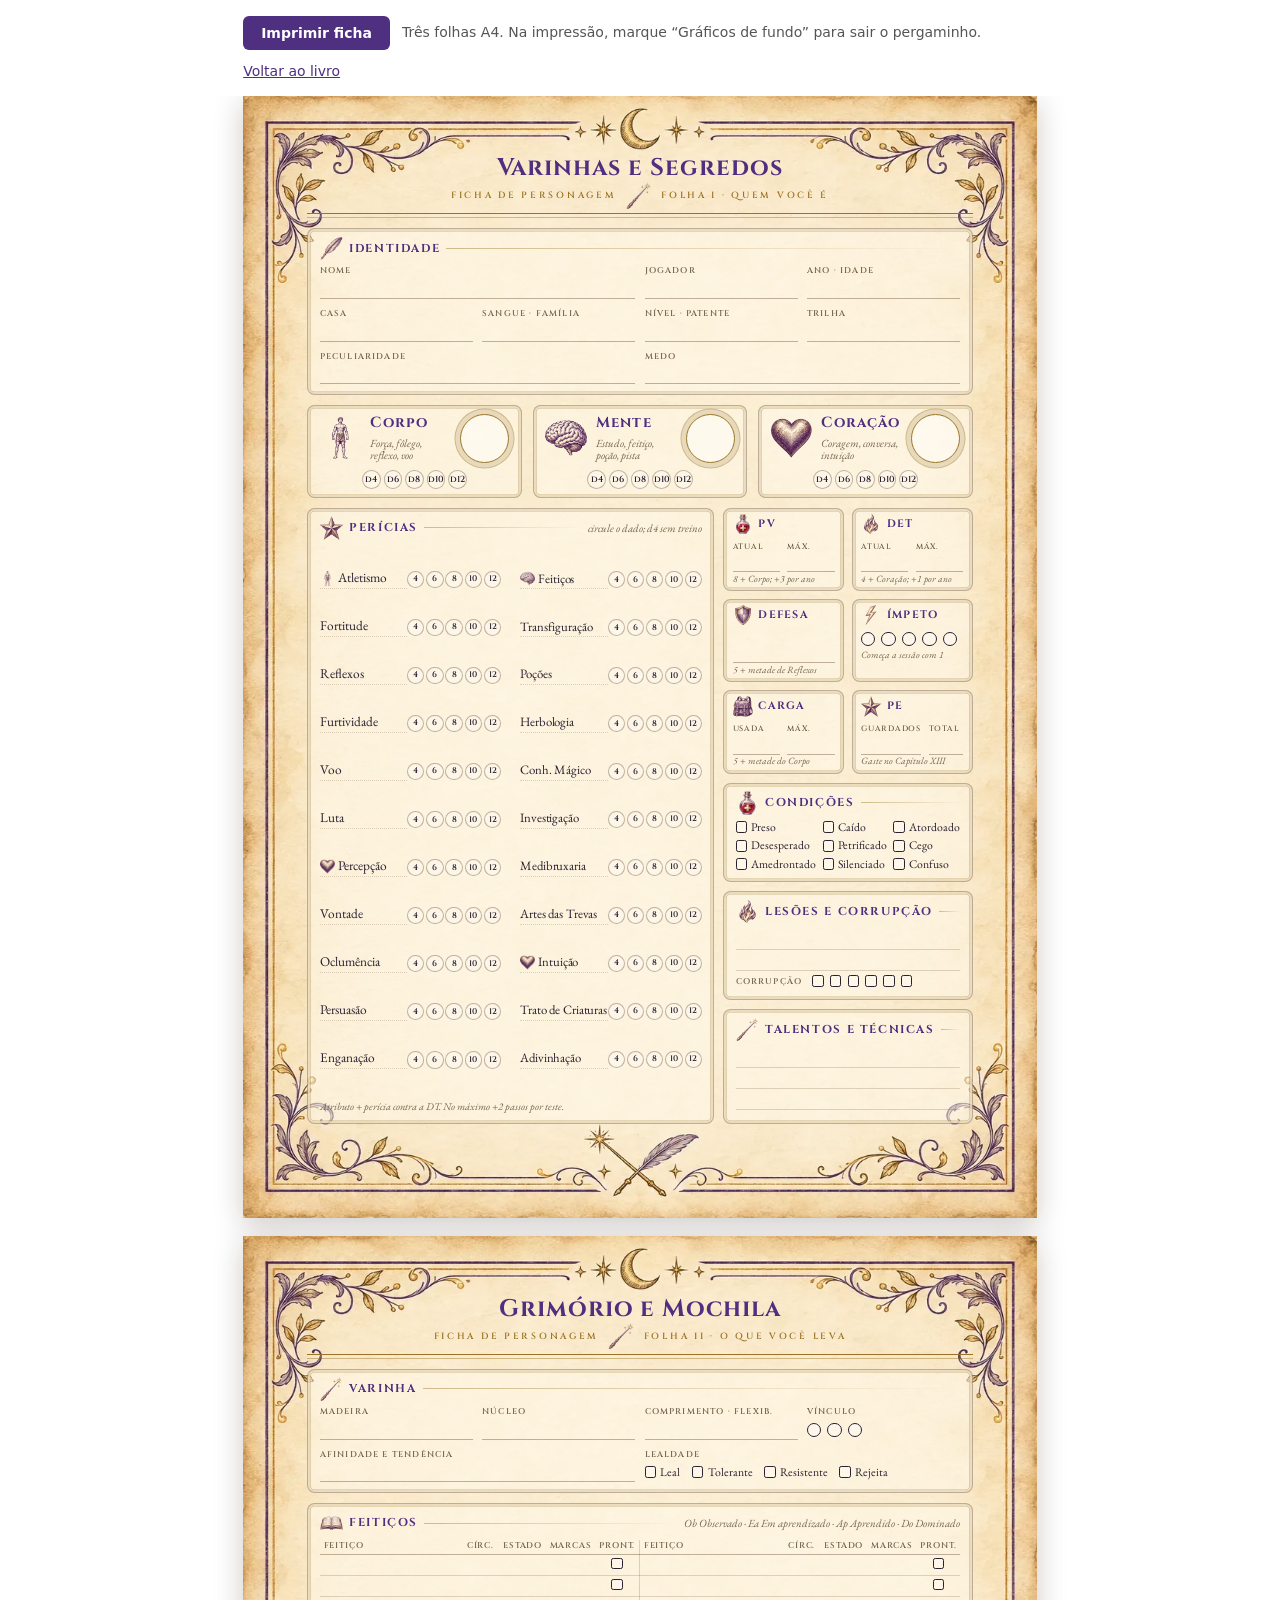
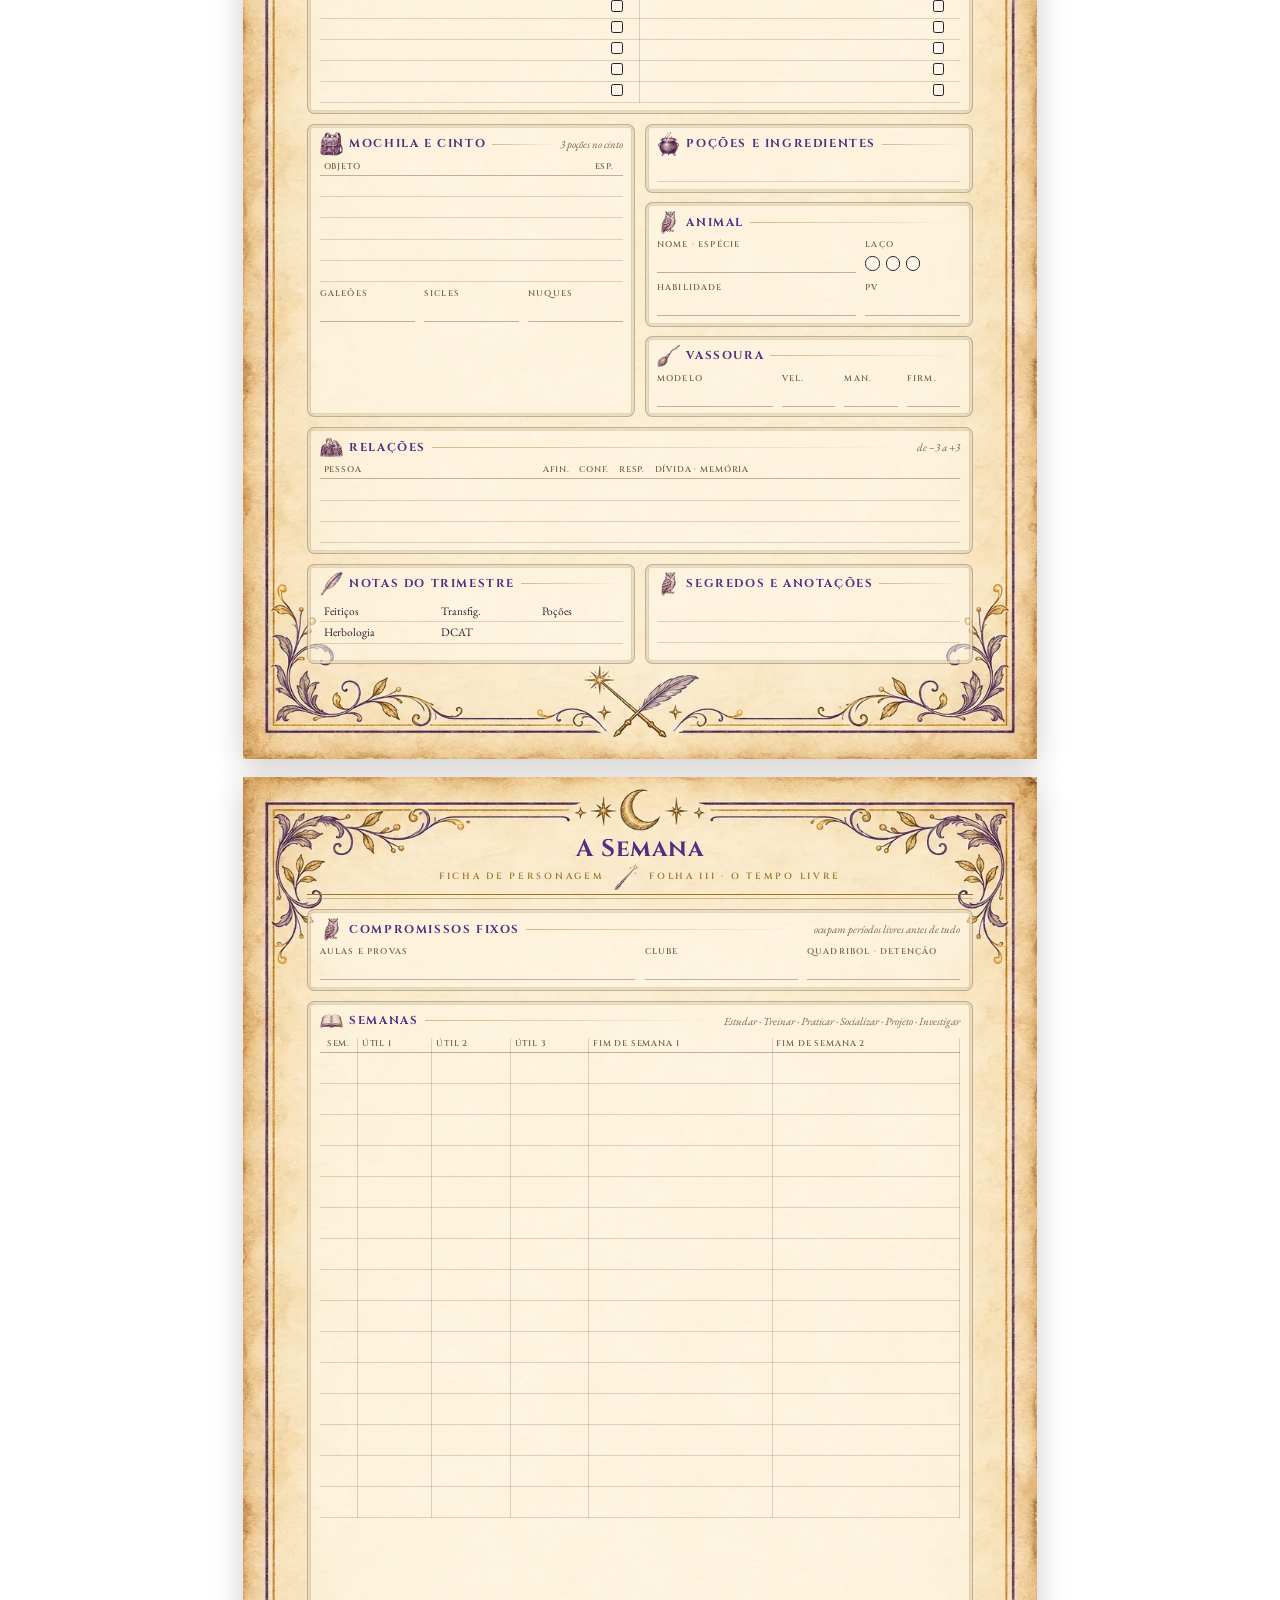
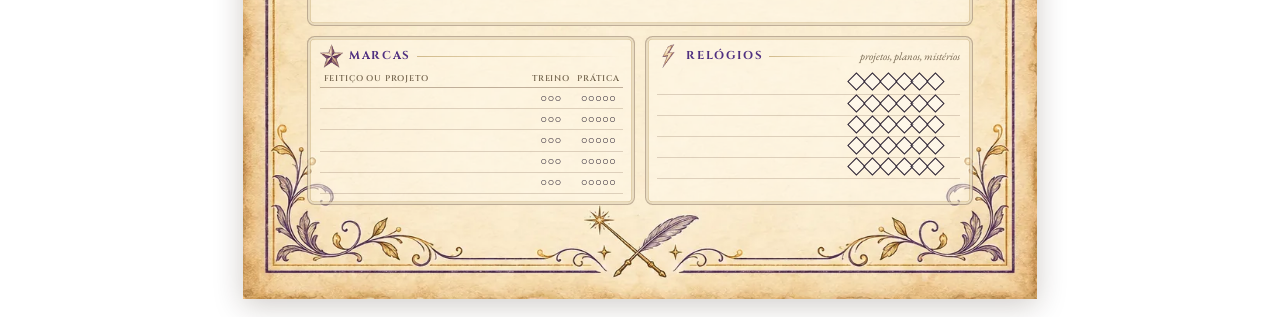
<file: ficha.html>
<!doctype html>
<html lang="pt-BR">
<head>
<meta charset="utf-8">
<meta name="viewport" content="width=device-width,initial-scale=1">
<title>Ficha de Personagem — Varinhas e Segredos</title>
<style>
@font-face { font-family: "Cinzel"; src: url("assets/fontes/cinzel.woff2") format("woff2"); font-weight: 400 900; font-display: swap; }
@font-face { font-family: "EB Garamond"; src: url("assets/fontes/garamond.woff2") format("woff2"); font-weight: 400 800; font-display: swap; }
@font-face { font-family: "EB Garamond"; src: url("assets/fontes/garamond-italico.woff2") format("woff2"); font-weight: 400 800; font-style: italic; font-display: swap; }
:root {
  --tinta: #2a2030; --suave: #75664f; --roxo: #4f2f80; --ouro: #9a7426; --ouro-claro: rgba(154,116,38,.45);
  --linha: rgba(90,62,40,.38); --fio: rgba(90,62,40,.2); --veu: rgba(255,250,236,.5);
  --tit: "Cinzel", "Palatino Linotype", Georgia, serif; --txt: "EB Garamond", "Palatino Linotype", Georgia, serif;
}
* { box-sizing: border-box; margin: 0; padding: 0; }
html, body { background: #fff; color: var(--tinta); }
body { font: 10.5pt/1.25 var(--txt); padding: 16px 8px; }
.barra { max-width: 210mm; margin: 0 auto 14px; display: flex; gap: 12px; align-items: center; flex-wrap: wrap; font: 14px/1.4 system-ui, sans-serif; color: #555; }
.barra button { font: 600 14px system-ui, sans-serif; padding: 9px 18px; border: 0; background: var(--roxo); color: #fff; border-radius: 6px; cursor: pointer; }
.barra a { color: var(--roxo); }
.palco { overflow-x: auto; }
.folha { width: 210mm; height: 297mm; margin: 0 auto 18px; padding: 16mm 17mm 25mm; position: relative;
  background: #f4e9cf url("assets/ficha/pergaminho.webp") center / 100% 100% no-repeat;
  box-shadow: 0 6px 28px rgba(40,25,10,.22); display: flex; flex-direction: column; gap: 2.6mm; overflow: hidden; }
@page { size: A4 portrait; margin: 0; }
@media print {
  html, body { background: none; } body { padding: 0; } .barra { display: none; }
  .folha { box-shadow: none; margin: 0; break-after: page; page-break-after: always; }
  * { -webkit-print-color-adjust: exact; print-color-adjust: exact; }
}
img.i { width: 6.2mm; height: 6.2mm; object-fit: contain; flex: none; }
img.mini { width: 4mm; height: 4mm; object-fit: contain; margin-right: .8mm; vertical-align: -1mm; }
img.grande { width: 11mm; height: 11mm; object-fit: contain; }

header.topo { display: flex; flex-direction: column; align-items: center; text-align: center; gap: .6mm; }
header.topo h1 { font: 700 18pt/1 var(--tit); letter-spacing: .04em; color: var(--roxo); }
header.topo p { display: flex; align-items: center; gap: 2.4mm; font: 600 6.8pt/1 var(--tit); letter-spacing: .3em; text-transform: uppercase; color: var(--ouro); }
header.topo p img { width: 7mm; height: 7mm; object-fit: contain; }
.topo-t h1 { font: 700 17pt/1 var(--tit); letter-spacing: .03em; color: var(--roxo); white-space: nowrap; }
.topo-t p { font: 600 7pt/1.6 var(--tit); letter-spacing: .32em; color: var(--ouro); text-transform: uppercase; margin-top: 1.2mm; }
.topo .fio { display: flex; align-items: center; gap: 2mm; align-self: center; }
.topo .fio span { width: 9mm; height: 1px; background: var(--ouro); }
.topo .fio img { width: 9mm; height: 9mm; object-fit: contain; }
.topo .pag { text-align: right; font: 600 7.4pt var(--tit); letter-spacing: .2em; color: var(--suave); text-transform: uppercase; padding-bottom: 1mm; }
header.topo::after { content: ""; width: 100%; height: 3px; border-top: 1px solid var(--ouro); border-bottom: 1px solid var(--ouro-claro); margin-top: .6mm; }

.caixa { border: 1px solid var(--linha); border-radius: 2mm; padding: 2mm 3mm 2.6mm; background: var(--veu);
  box-shadow: inset 0 0 0 2px rgba(255,250,236,.55), inset 0 0 0 2.6px var(--ouro-claro); }
.caixa > h2 { display: flex; align-items: center; gap: 1.6mm; margin-bottom: 1.4mm; font: 700 8.6pt/1 var(--tit); letter-spacing: .14em; text-transform: uppercase; color: var(--roxo); }
.caixa > h2 span { white-space: nowrap; }
.caixa > h2::after { content: ""; flex: 1; height: 1px; background: linear-gradient(90deg, var(--ouro-claro), transparent); order: 2; }
.caixa > h2 small { order: 3; font: italic 400 8.2pt var(--txt); letter-spacing: 0; text-transform: none; color: var(--suave); white-space: nowrap; }
.grade { display: grid; gap: 2.4mm; }
.g2 { grid-template-columns: 1fr 1fr; } .g3 { grid-template-columns: repeat(3, 1fr); } .g4 { grid-template-columns: repeat(4, 1fr); } .g5 { grid-template-columns: repeat(5, 1fr); }
.g-lado { grid-template-columns: 1.8fr 1fr; }
.cresce { flex: 1; min-height: 0; display: flex; flex-direction: column; }
.grade.cresce { display: grid; }
.coluna { display: flex; flex-direction: column; gap: 2.4mm; min-height: 0; }
.campo { display: flex; flex-direction: column; gap: .4mm; min-width: 0; }
.campo label { font: 600 6.3pt var(--tit); letter-spacing: .14em; text-transform: uppercase; color: var(--suave); }
.campo .ln { border-bottom: 1px solid var(--linha); height: 5.6mm; }
.ck { width: 3.1mm; height: 3.1mm; border: 1px solid var(--tinta); border-radius: .6mm; display: inline-block; flex: none; background: rgba(255,255,255,.35); }
.bola { width: 3.8mm; height: 3.8mm; border: 1px solid var(--tinta); border-radius: 50%; display: inline-block; background: rgba(255,255,255,.35); box-shadow: inset 0 0 0 1px rgba(255,255,255,.6); }
.bolas { display: flex; gap: 1.6mm; align-items: center; padding: 1.2mm 0 .6mm; }
.bolas.corr small { font: 600 6.3pt var(--tit); letter-spacing: .14em; text-transform: uppercase; color: var(--suave); margin-right: 1mm; }
.dados { display: inline-flex; gap: .7mm; }
.dados b { font: 600 6.6pt/1 var(--tit); border: 1px solid var(--linha); border-radius: 50%; width: 5mm; height: 5mm; display: grid; place-items: center; color: var(--tinta); background: rgba(255,255,255,.3); }

.atrs { gap: 3mm; }
.atr { display: grid; grid-template-columns: auto 1fr auto; grid-template-rows: auto auto; align-items: center; column-gap: 2.4mm; row-gap: .6mm;
  border: 1px solid var(--linha); border-radius: 2mm; padding: 2mm 3mm; background: var(--veu); box-shadow: inset 0 0 0 2px rgba(255,250,236,.55), inset 0 0 0 2.6px var(--ouro-claro); }
.atr img { grid-row: 1 / 3; }
.atr h3 { font: 700 11pt/1 var(--tit); letter-spacing: .08em; color: var(--roxo); }
.atr p { grid-column: 2; font: italic 8.2pt/1.1 var(--txt); color: var(--suave); }
.atr .val { grid-column: 3; grid-row: 1 / 3; width: 13mm; height: 13mm; border-radius: 50%; border: 1.4px solid var(--ouro); background: rgba(255,255,255,.45);
  box-shadow: 0 0 0 1.2mm rgba(255,250,236,.5), 0 0 0 calc(1.2mm + 1px) var(--ouro-claro); }
.atr .dados { grid-column: 1 / -1; grid-row: 3; justify-content: center; margin-top: 1.4mm; }

.pers { gap: 0 5mm; flex: 1; }
.per { align-content: space-evenly; }
.per .dados { gap: .5mm; } .per .dados b { width: 4.6mm; height: 4.6mm; font-size: 6.2pt; }
.per:last-child i { font-size: 9.6pt; letter-spacing: -.01em; }
.per { display: grid; grid-template-columns: 1fr auto; row-gap: 1mm; align-items: center; font-size: 10pt; }
.per i { font-style: normal; white-space: nowrap; overflow: hidden; border-bottom: 1px dotted var(--fio); padding-bottom: .4mm; }
.leg { font: italic 7.8pt var(--txt); color: var(--suave); margin-top: 1.4mm; }

.recursos { display: grid; grid-template-columns: 1fr 1fr; gap: 2mm; }
.rec { border: 1px solid var(--linha); border-radius: 2mm; padding: 1.4mm 2.2mm 1.6mm; background: var(--veu); display: flex; flex-direction: column; gap: .4mm;
  box-shadow: inset 0 0 0 2px rgba(255,250,236,.55), inset 0 0 0 2.6px var(--ouro-claro); }
.rec h4 { font: 700 8pt/1 var(--tit); letter-spacing: .12em; text-transform: uppercase; color: var(--roxo); display: flex; align-items: center; gap: 1.4mm; }
.rec h4 img { width: 5.4mm; height: 5.4mm; }
.rec .par { display: flex; gap: 2mm; }
.rec .par div { flex: 1; } .rec .par small { font: 600 5.8pt var(--tit); letter-spacing: .1em; color: var(--suave); text-transform: uppercase; }
.rec .par .ln { border-bottom: 1px solid var(--linha); height: 5mm; }
.rec p { font: italic 7.2pt/1.1 var(--txt); color: var(--suave); }
.cond { display: grid; grid-template-columns: repeat(3, 1fr); gap: 1mm 1.6mm; font-size: 8.8pt; }
.cond.l4 { grid-template-columns: repeat(4, auto); justify-content: start; gap: 1mm 3mm; padding-top: 1mm; }
.cond span { display: flex; align-items: center; gap: 1.1mm; white-space: nowrap; }
.linhas { display: flex; flex-direction: column; }
.linhas div { border-bottom: 1px solid var(--fio); height: 5.6mm; flex: none; }
.caixa.cresce .linhas { flex: 1; background: repeating-linear-gradient(transparent 0 calc(5.6mm - 1px), var(--fio) calc(5.6mm - 1px) 5.6mm); }
.caixa.cresce .linhas div { display: none; }
.tab { width: 100%; border-collapse: collapse; font-size: 8.8pt; }
.tab th { font: 600 6.3pt var(--tit); letter-spacing: .1em; text-transform: uppercase; color: var(--suave); text-align: left; padding: 0 1mm .8mm; border-bottom: 1px solid var(--linha); }
.tab td { border-bottom: 1px solid var(--fio); height: 5.6mm; padding: 0 1mm; }
.tab .c { text-align: center; width: 10mm; }
.feit td:nth-child(5), .feit th:nth-child(5) { border-right: 1px solid var(--fio); }
.notas td { font-size: 8.6pt; }
.semanas td { height: 8.2mm; border-right: 1px solid var(--fio); } .semanas td.sem { width: 10mm; } .semanas th { border-right: 1px solid var(--fio); }
.relogio { display: inline-flex; gap: .8mm; } .relogio i { width: 3.4mm; height: 3.4mm; border: 1px solid var(--tinta); transform: rotate(45deg); display: inline-block; background: rgba(255,255,255,.35); } .notas .c { width: 7mm; }
.moedas { margin-top: 1.6mm; }
footer { display: none; justify-content: center; gap: 4mm; font: 600 6.4pt var(--tit); letter-spacing: .22em; text-transform: uppercase; color: var(--suave); }
footer span:nth-child(2) { color: var(--ouro); }
@media screen and (max-width: 225mm) { .palco { padding-bottom: 8px; } .folha { margin-left: 0; } }
</style>
</head>
<body>
<div class="barra">
  <button onclick="window.print()">Imprimir ficha</button>
  <span>Três folhas A4. Na impressão, marque “Gráficos de fundo” para sair o pergaminho.</span>
  <a href="index.html#cap3">Voltar ao livro</a>
</div>
<div class="palco">
<section class="folha">
  <header class="topo">
    <h1>Varinhas e Segredos</h1>
    <p><span>Ficha de Personagem</span><img src="assets/ficha/varinha.webp" alt=""><span>Folha I · Quem você é</span></p>
  </header>
  <div class="caixa "><h2><img class="i" src="assets/ficha/pena.webp" alt=""><span>Identidade</span></h2><div class="grade g4"><div class="campo" style="grid-column: span 2"><label>Nome</label><div class="ln"></div></div><div class="campo"><label>Jogador</label><div class="ln"></div></div><div class="campo"><label>Ano · Idade</label><div class="ln"></div></div><div class="campo"><label>Casa</label><div class="ln"></div></div><div class="campo"><label>Sangue · Família</label><div class="ln"></div></div><div class="campo"><label>Nível · Patente</label><div class="ln"></div></div><div class="campo"><label>Trilha</label><div class="ln"></div></div><div class="campo" style="grid-column: span 2"><label>Peculiaridade</label><div class="ln"></div></div><div class="campo" style="grid-column: span 2"><label>Medo</label><div class="ln"></div></div></div></div>
  <div class="grade g3 atrs"><div class="atr"><img class="grande" src="assets/ficha/corpo.webp" alt=""><h3>Corpo</h3><div class="val"></div><span class="dados"><b>d4</b><b>d6</b><b>d8</b><b>d10</b><b>d12</b></span><p>Força, fôlego, reflexo, voo</p></div><div class="atr"><img class="grande" src="assets/ficha/mente.webp" alt=""><h3>Mente</h3><div class="val"></div><span class="dados"><b>d4</b><b>d6</b><b>d8</b><b>d10</b><b>d12</b></span><p>Estudo, feitiço, poção, pista</p></div><div class="atr"><img class="grande" src="assets/ficha/coracao.webp" alt=""><h3>Coração</h3><div class="val"></div><span class="dados"><b>d4</b><b>d6</b><b>d8</b><b>d10</b><b>d12</b></span><p>Coragem, conversa, intuição</p></div></div>
  <div class="grade g-lado cresce">
    <div class="caixa cresce"><h2><img class="i" src="assets/ficha/estrela.webp" alt=""><span>Perícias</span><small>circule o dado; d4 sem treino</small></h2><div class="grade g2 pers"><div class="per"><i><img class="mini" src="assets/ficha/corpo.webp" alt="">Atletismo</i><span class="dados"><b>4</b><b>6</b><b>8</b><b>10</b><b>12</b></span><i>Fortitude</i><span class="dados"><b>4</b><b>6</b><b>8</b><b>10</b><b>12</b></span><i>Reflexos</i><span class="dados"><b>4</b><b>6</b><b>8</b><b>10</b><b>12</b></span><i>Furtividade</i><span class="dados"><b>4</b><b>6</b><b>8</b><b>10</b><b>12</b></span><i>Voo</i><span class="dados"><b>4</b><b>6</b><b>8</b><b>10</b><b>12</b></span><i>Luta</i><span class="dados"><b>4</b><b>6</b><b>8</b><b>10</b><b>12</b></span><i><img class="mini" src="assets/ficha/coracao.webp" alt="">Percepção</i><span class="dados"><b>4</b><b>6</b><b>8</b><b>10</b><b>12</b></span><i>Vontade</i><span class="dados"><b>4</b><b>6</b><b>8</b><b>10</b><b>12</b></span><i>Oclumência</i><span class="dados"><b>4</b><b>6</b><b>8</b><b>10</b><b>12</b></span><i>Persuasão</i><span class="dados"><b>4</b><b>6</b><b>8</b><b>10</b><b>12</b></span><i>Enganação</i><span class="dados"><b>4</b><b>6</b><b>8</b><b>10</b><b>12</b></span></div><div class="per"><i><img class="mini" src="assets/ficha/mente.webp" alt="">Feitiços</i><span class="dados"><b>4</b><b>6</b><b>8</b><b>10</b><b>12</b></span><i>Transfiguração</i><span class="dados"><b>4</b><b>6</b><b>8</b><b>10</b><b>12</b></span><i>Poções</i><span class="dados"><b>4</b><b>6</b><b>8</b><b>10</b><b>12</b></span><i>Herbologia</i><span class="dados"><b>4</b><b>6</b><b>8</b><b>10</b><b>12</b></span><i>Conh. Mágico</i><span class="dados"><b>4</b><b>6</b><b>8</b><b>10</b><b>12</b></span><i>Investigação</i><span class="dados"><b>4</b><b>6</b><b>8</b><b>10</b><b>12</b></span><i>Medibruxaria</i><span class="dados"><b>4</b><b>6</b><b>8</b><b>10</b><b>12</b></span><i>Artes das Trevas</i><span class="dados"><b>4</b><b>6</b><b>8</b><b>10</b><b>12</b></span><i><img class="mini" src="assets/ficha/coracao.webp" alt="">Intuição</i><span class="dados"><b>4</b><b>6</b><b>8</b><b>10</b><b>12</b></span><i>Trato de Criaturas</i><span class="dados"><b>4</b><b>6</b><b>8</b><b>10</b><b>12</b></span><i>Adivinhação</i><span class="dados"><b>4</b><b>6</b><b>8</b><b>10</b><b>12</b></span></div></div><p class="leg">Atributo + perícia contra a DT. No máximo +2 passos por teste.</p></div>
    <div class="coluna">
      <div class="recursos"><div class="rec"><h4><img class="i" src="assets/ficha/vida.webp" alt="">PV</h4><div class="par"><div><small>Atual</small><div class="ln"></div></div><div><small>Máx.</small><div class="ln"></div></div></div><p>8 + Corpo; +3 por ano</p></div><div class="rec"><h4><img class="i" src="assets/ficha/chama.webp" alt="">DET</h4><div class="par"><div><small>Atual</small><div class="ln"></div></div><div><small>Máx.</small><div class="ln"></div></div></div><p>4 + Coração; +1 por ano</p></div><div class="rec"><h4><img class="i" src="assets/ficha/escudo.webp" alt="">Defesa</h4><div class="par"><div><small>&nbsp;</small><div class="ln"></div></div></div><p>5 + metade de Reflexos</p></div><div class="rec"><h4><img class="i" src="assets/ficha/raio.webp" alt="">Ímpeto</h4><div class="bolas"><span class="bola"></span><span class="bola"></span><span class="bola"></span><span class="bola"></span><span class="bola"></span></div><p>Começa a sessão com 1</p></div><div class="rec"><h4><img class="i" src="assets/ficha/mochila.webp" alt="">Carga</h4><div class="par"><div><small>Usada</small><div class="ln"></div></div><div><small>Máx.</small><div class="ln"></div></div></div><p>5 + metade do Corpo</p></div><div class="rec"><h4><img class="i" src="assets/ficha/estrela.webp" alt="">PE</h4><div class="par"><div><small>Guardados</small><div class="ln"></div></div><div><small>Total</small><div class="ln"></div></div></div><p>Gaste no Capítulo XIII</p></div></div>
      <div class="caixa "><h2><img class="i" src="assets/ficha/vida.webp" alt=""><span>Condições</span></h2><div class="cond"><span><i class="ck"></i>Preso</span><span><i class="ck"></i>Caído</span><span><i class="ck"></i>Atordoado</span><span><i class="ck"></i>Desesperado</span><span><i class="ck"></i>Petrificado</span><span><i class="ck"></i>Cego</span><span><i class="ck"></i>Amedrontado</span><span><i class="ck"></i>Silenciado</span><span><i class="ck"></i>Confuso</span></div></div>
      <div class="caixa "><h2><img class="i" src="assets/ficha/chama.webp" alt=""><span>Lesões e Corrupção</span></h2><div class="linhas"><div></div><div></div></div><div class="bolas corr"><small>Corrupção</small><i class="ck"></i><i class="ck"></i><i class="ck"></i><i class="ck"></i><i class="ck"></i><i class="ck"></i></div></div>
      <div class="caixa cresce"><h2><img class="i" src="assets/ficha/varinha.webp" alt=""><span>Talentos e técnicas</span></h2><div class="linhas"><div></div><div></div><div></div></div></div>
    </div>
  </div>
  <footer><span>Varinhas e Segredos</span><span>✦</span><span>Criação: Capítulo III</span></footer>
</section>
<section class="folha">
  <header class="topo">
    <h1>Grimório e Mochila</h1>
    <p><span>Ficha de Personagem</span><img src="assets/ficha/varinha.webp" alt=""><span>Folha II · O que você leva</span></p>
  </header>
  <div class="caixa "><h2><img class="i" src="assets/ficha/varinha.webp" alt=""><span>Varinha</span></h2><div class="grade g4"><div class="campo"><label>Madeira</label><div class="ln"></div></div><div class="campo"><label>Núcleo</label><div class="ln"></div></div><div class="campo"><label>Comprimento · Flexib.</label><div class="ln"></div></div><div class="campo"><label>Vínculo</label><div class="bolas"><span class="bola"></span><span class="bola"></span><span class="bola"></span></div></div><div class="campo" style="grid-column: span 2"><label>Afinidade e tendência</label><div class="ln"></div></div><div class="campo" style="grid-column: span 2"><label>Lealdade</label><div class="cond l4"><span><i class="ck"></i>Leal</span><span><i class="ck"></i>Tolerante</span><span><i class="ck"></i>Resistente</span><span><i class="ck"></i>Rejeita</span></div></div></div></div>
  <div class="caixa "><h2><img class="i" src="assets/ficha/livro.webp" alt=""><span>Feitiços</span><small>Ob Observado · Ea Em aprendizado · Ap Aprendido · Do Dominado</small></h2><table class="tab feit"><thead><tr><th>Feitiço</th><th class="c">Círc.</th><th class="c">Estado</th><th class="c">Marcas</th><th class="c">Pront.</th><th>Feitiço</th><th class="c">Círc.</th><th class="c">Estado</th><th class="c">Marcas</th><th class="c">Pront.</th></tr></thead><tbody><tr><td></td><td class="c"></td><td class="c"></td><td class="c"></td><td class="c"><i class="ck"></i></td><td></td><td class="c"></td><td class="c"></td><td class="c"></td><td class="c"><i class="ck"></i></td></tr><tr><td></td><td class="c"></td><td class="c"></td><td class="c"></td><td class="c"><i class="ck"></i></td><td></td><td class="c"></td><td class="c"></td><td class="c"></td><td class="c"><i class="ck"></i></td></tr><tr><td></td><td class="c"></td><td class="c"></td><td class="c"></td><td class="c"><i class="ck"></i></td><td></td><td class="c"></td><td class="c"></td><td class="c"></td><td class="c"><i class="ck"></i></td></tr><tr><td></td><td class="c"></td><td class="c"></td><td class="c"></td><td class="c"><i class="ck"></i></td><td></td><td class="c"></td><td class="c"></td><td class="c"></td><td class="c"><i class="ck"></i></td></tr><tr><td></td><td class="c"></td><td class="c"></td><td class="c"></td><td class="c"><i class="ck"></i></td><td></td><td class="c"></td><td class="c"></td><td class="c"></td><td class="c"><i class="ck"></i></td></tr><tr><td></td><td class="c"></td><td class="c"></td><td class="c"></td><td class="c"><i class="ck"></i></td><td></td><td class="c"></td><td class="c"></td><td class="c"></td><td class="c"><i class="ck"></i></td></tr><tr><td></td><td class="c"></td><td class="c"></td><td class="c"></td><td class="c"><i class="ck"></i></td><td></td><td class="c"></td><td class="c"></td><td class="c"></td><td class="c"><i class="ck"></i></td></tr></tbody></table></div>
  <div class="grade g2">
    <div class="caixa "><h2><img class="i" src="assets/ficha/mochila.webp" alt=""><span>Mochila e cinto</span><small>3 poções no cinto</small></h2><table class="tab"><thead><tr><th>Objeto</th><th class="c">Esp.</th></tr></thead><tbody><tr><td></td><td class="c"></td></tr><tr><td></td><td class="c"></td></tr><tr><td></td><td class="c"></td></tr><tr><td></td><td class="c"></td></tr><tr><td></td><td class="c"></td></tr></tbody></table><div class="grade g3 moedas"><div class="campo"><label>Galeões</label><div class="ln"></div></div><div class="campo"><label>Sicles</label><div class="ln"></div></div><div class="campo"><label>Nuques</label><div class="ln"></div></div></div></div>
    <div class="coluna">
      <div class="caixa "><h2><img class="i" src="assets/ficha/caldeirao.webp" alt=""><span>Poções e ingredientes</span></h2><div class="linhas"><div></div></div></div>
      <div class="caixa "><h2><img class="i" src="assets/ficha/coruja.webp" alt=""><span>Animal</span></h2><div class="grade g3"><div class="campo" style="grid-column: span 2"><label>Nome · Espécie</label><div class="ln"></div></div><div class="campo"><label>Laço</label><div class="bolas"><span class="bola"></span><span class="bola"></span><span class="bola"></span></div></div><div class="campo" style="grid-column: span 2"><label>Habilidade</label><div class="ln"></div></div><div class="campo"><label>PV</label><div class="ln"></div></div></div></div>
      <div class="caixa "><h2><img class="i" src="assets/ficha/vassoura.webp" alt=""><span>Vassoura</span></h2><div class="grade g5"><div class="campo" style="grid-column: span 2"><label>Modelo</label><div class="ln"></div></div><div class="campo"><label>Vel.</label><div class="ln"></div></div><div class="campo"><label>Man.</label><div class="ln"></div></div><div class="campo"><label>Firm.</label><div class="ln"></div></div></div></div>
    </div>
  </div>
  <div class="caixa "><h2><img class="i" src="assets/ficha/gente.webp" alt=""><span>Relações</span><small>de –3 a +3</small></h2><table class="tab"><thead><tr><th style="width:34%">Pessoa</th><th class="c">Afin.</th><th class="c">Conf.</th><th class="c">Resp.</th><th>Dívida · Memória</th></tr></thead><tbody><tr><td></td><td class="c"></td><td class="c"></td><td class="c"></td><td></td></tr><tr><td></td><td class="c"></td><td class="c"></td><td class="c"></td><td></td></tr><tr><td></td><td class="c"></td><td class="c"></td><td class="c"></td><td></td></tr></tbody></table></div>
  <div class="grade g2 cresce">
    <div class="caixa "><h2><img class="i" src="assets/ficha/pena.webp" alt=""><span>Notas do trimestre</span></h2><table class="tab notas"><tbody><tr><td>Feitiços</td><td class="c"></td><td>Transfig.</td><td class="c"></td><td>Poções</td><td class="c"></td></tr><tr><td>Herbologia</td><td class="c"></td><td>DCAT</td><td class="c"></td><td></td><td class="c"></td></tr></tbody></table></div>
    <div class="caixa cresce"><h2><img class="i" src="assets/ficha/coruja.webp" alt=""><span>Segredos e anotações</span></h2><div class="linhas"><div></div><div></div><div></div></div></div>
  </div>
  <footer><span>Varinhas e Segredos</span><span>✦</span><span>Feitiços: Cap. V · Varinha: Cap. XI</span></footer>
</section>
<section class="folha">
  <header class="topo">
    <h1>A Semana</h1>
    <p><span>Ficha de Personagem</span><img src="assets/ficha/varinha.webp" alt=""><span>Folha III · O tempo livre</span></p>
  </header>
  <div class="caixa "><h2><img class="i" src="assets/ficha/coruja.webp" alt=""><span>Compromissos fixos</span><small>ocupam períodos livres antes de tudo</small></h2><div class="grade g4"><div class="campo" style="grid-column: span 2"><label>Aulas e provas</label><div class="ln"></div></div><div class="campo"><label>Clube</label><div class="ln"></div></div><div class="campo"><label>Quadribol · Detenção</label><div class="ln"></div></div></div></div>
  <div class="caixa cresce"><h2><img class="i" src="assets/ficha/livro.webp" alt=""><span>Semanas</span><small>Estudar · Treinar · Praticar · Socializar · Projeto · Investigar</small></h2><table class="tab semanas"><thead><tr><th class="c">Sem.</th><th>Útil 1</th><th>Útil 2</th><th>Útil 3</th><th>Fim de semana 1</th><th>Fim de semana 2</th></tr></thead><tbody><tr><td class="sem"></td><td></td><td></td><td></td><td></td><td></td></tr><tr><td class="sem"></td><td></td><td></td><td></td><td></td><td></td></tr><tr><td class="sem"></td><td></td><td></td><td></td><td></td><td></td></tr><tr><td class="sem"></td><td></td><td></td><td></td><td></td><td></td></tr><tr><td class="sem"></td><td></td><td></td><td></td><td></td><td></td></tr><tr><td class="sem"></td><td></td><td></td><td></td><td></td><td></td></tr><tr><td class="sem"></td><td></td><td></td><td></td><td></td><td></td></tr><tr><td class="sem"></td><td></td><td></td><td></td><td></td><td></td></tr><tr><td class="sem"></td><td></td><td></td><td></td><td></td><td></td></tr><tr><td class="sem"></td><td></td><td></td><td></td><td></td><td></td></tr><tr><td class="sem"></td><td></td><td></td><td></td><td></td><td></td></tr><tr><td class="sem"></td><td></td><td></td><td></td><td></td><td></td></tr><tr><td class="sem"></td><td></td><td></td><td></td><td></td><td></td></tr><tr><td class="sem"></td><td></td><td></td><td></td><td></td><td></td></tr><tr><td class="sem"></td><td></td><td></td><td></td><td></td><td></td></tr></tbody></table></div>
  <div class="grade g2">
    <div class="caixa "><h2><img class="i" src="assets/ficha/estrela.webp" alt=""><span>Marcas</span></h2><table class="tab"><thead><tr><th>Feitiço ou projeto</th><th class="c">Treino</th><th class="c">Prática</th></tr></thead><tbody><tr><td></td><td class="c">○○○</td><td class="c">○○○○○</td></tr><tr><td></td><td class="c">○○○</td><td class="c">○○○○○</td></tr><tr><td></td><td class="c">○○○</td><td class="c">○○○○○</td></tr><tr><td></td><td class="c">○○○</td><td class="c">○○○○○</td></tr><tr><td></td><td class="c">○○○</td><td class="c">○○○○○</td></tr></tbody></table></div>
    <div class="caixa "><h2><img class="i" src="assets/ficha/raio.webp" alt=""><span>Relógios</span><small>projetos, planos, mistérios</small></h2><table class="tab"><tbody><tr><td></td><td class="c" style="width:34mm; white-space:nowrap"><span class="relogio"><i></i><i></i><i></i><i></i><i></i><i></i></span></td></tr><tr><td></td><td class="c" style="width:34mm; white-space:nowrap"><span class="relogio"><i></i><i></i><i></i><i></i><i></i><i></i></span></td></tr><tr><td></td><td class="c" style="width:34mm; white-space:nowrap"><span class="relogio"><i></i><i></i><i></i><i></i><i></i><i></i></span></td></tr><tr><td></td><td class="c" style="width:34mm; white-space:nowrap"><span class="relogio"><i></i><i></i><i></i><i></i><i></i><i></i></span></td></tr><tr><td></td><td class="c" style="width:34mm; white-space:nowrap"><span class="relogio"><i></i><i></i><i></i><i></i><i></i><i></i></span></td></tr></tbody></table></div>
  </div>
</section>
</div>
</body>
</html>
</file>
